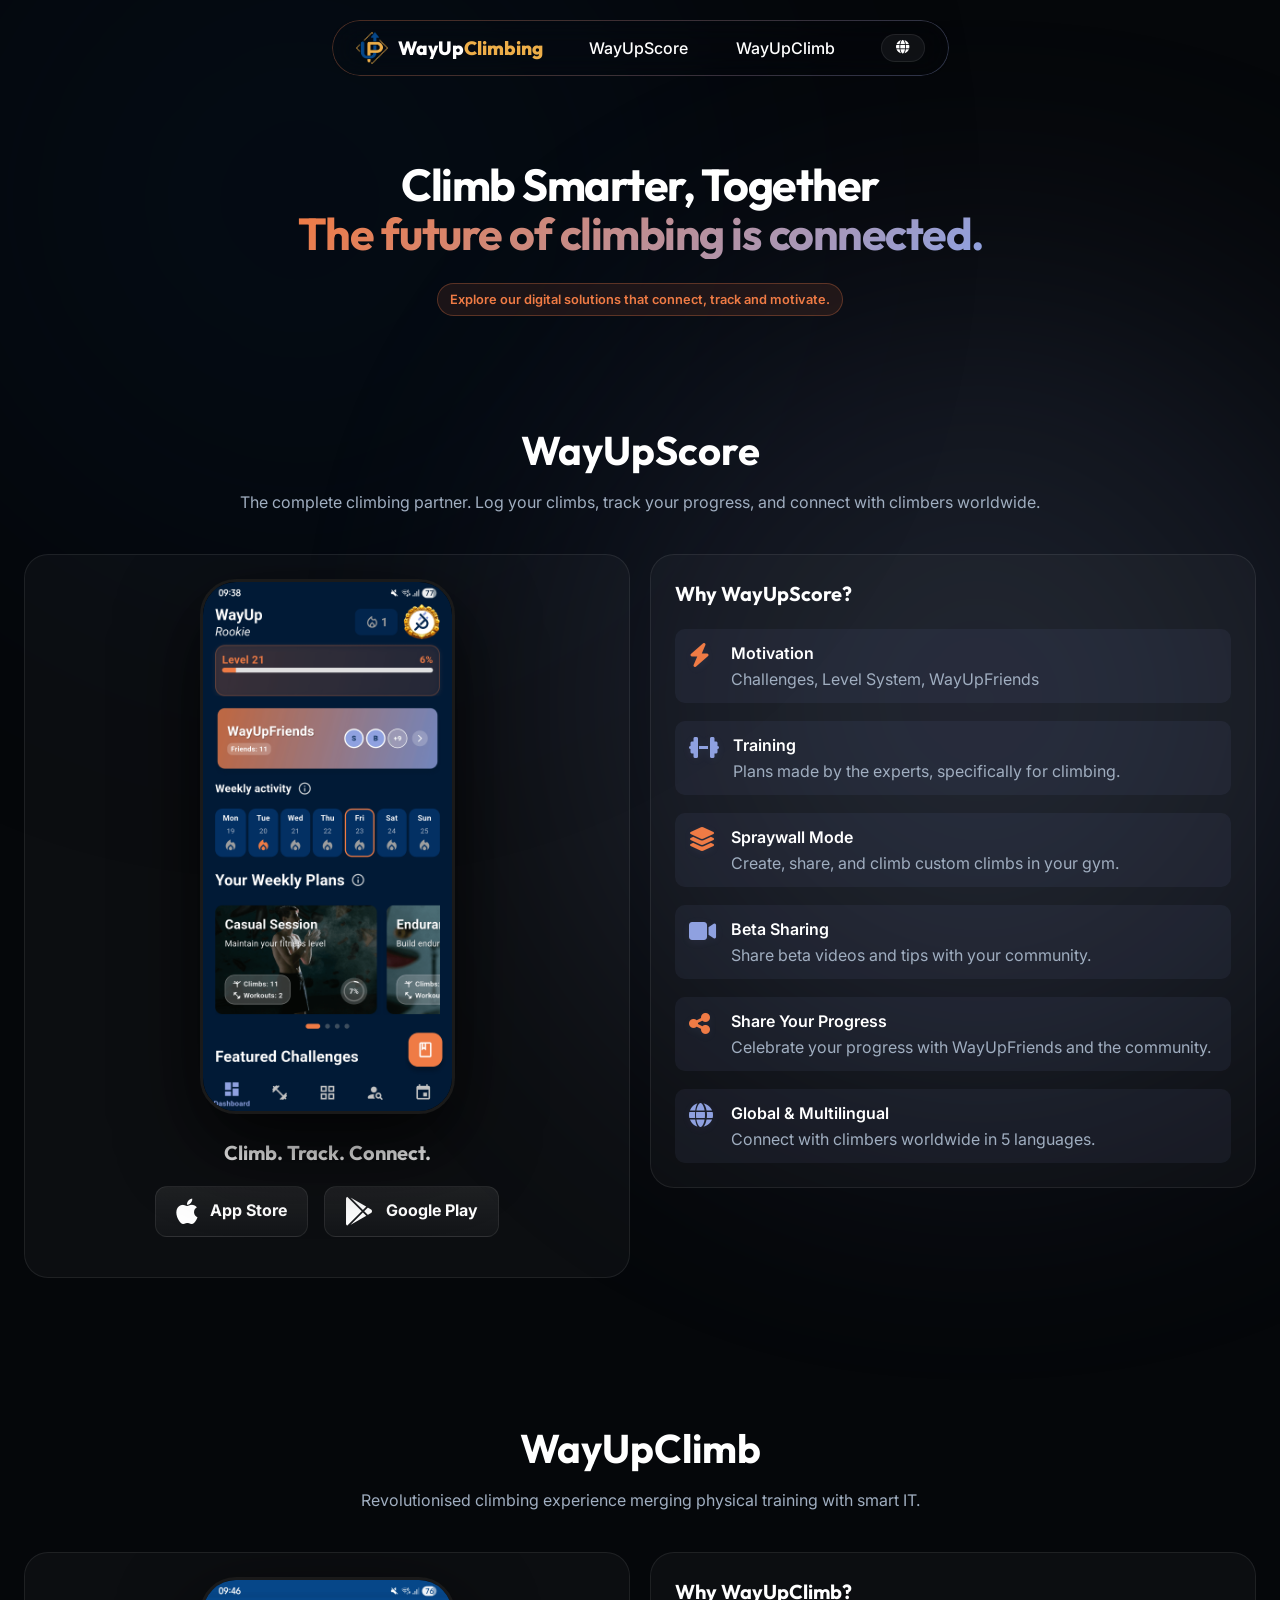
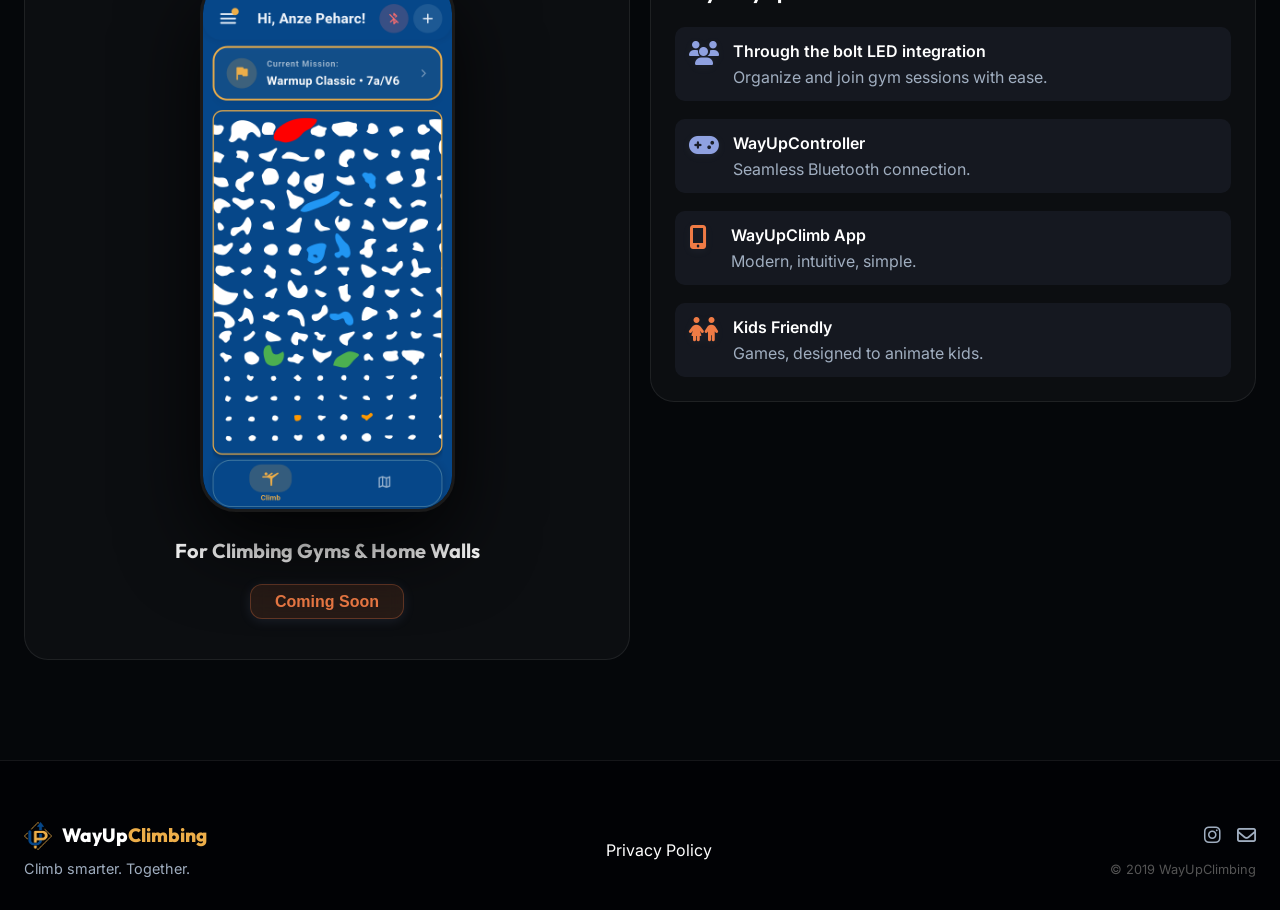
<file: index.html>
<!DOCTYPE html>
<html lang="en">
<head>
    <meta charset="UTF-8">
    <meta name="viewport" content="width=device-width, initial-scale=1.0">
    <title>WayUpClimbing</title>
    <link rel="stylesheet" href="index.css">
    <!-- Fonts -->
    <link rel="preconnect" href="https://fonts.googleapis.com">
    <link rel="preconnect" href="https://fonts.gstatic.com" crossorigin>
    <link href="https://fonts.googleapis.com/css2?family=Inter:wght@400;500;600&family=Outfit:wght@500;700;800&display=swap" rel="stylesheet">
    <!-- Icons -->
    <link rel="stylesheet" href="https://cdnjs.cloudflare.com/ajax/libs/font-awesome/6.4.0/css/all.min.css">
</head>
<body>
    <!-- Ambient Backgrounds -->
    <div class="bg-noise"></div>
    <div class="ambient-light light-1"></div>
    <div class="ambient-light light-2"></div>

    <!-- Navigation -->
    <nav class="navbar">
        <div class="nav-pill">
            <a href="index.html" class="logo" style="display:flex; align-items:center; gap:10px;">
                <img src="wayupclimbing_logo.png" alt="WayUp Logo" style="height:32px; width:auto; vertical-align:middle;">
                <span class="logo-text">WayUp<span class="text-amber">Climbing</span></span>
            </a>

            <!-- Desktop Links -->
            <div class="nav-links-desktop">
                <a href="wayupscore.html" class="nav-link" data-i18n="nav-score">WayUpScore</a>
                <a href="wayupclimb.html" class="nav-link" data-i18n="nav-climb">WayUpClimb</a>
            </div>

            <div class="nav-actions">
                <div class="lang-dropdown">
                    <button class="lang-btn" id="current-lang-btn">
                        <span class="visually-hidden">Select language</span>
                        <i class="fa-solid fa-globe"></i>
                    </button>
                    <div class="lang-menu" id="lang-menu">
                        <button onclick="setLanguage('en')">English</button>
                        <button onclick="setLanguage('fr')">Français</button>
                        <button onclick="setLanguage('es')">Español</button>
                        <button onclick="setLanguage('de')">Deutsch</button>
                        <button onclick="setLanguage('it')">Italiano</button>
                    </div>
                </div>

                <button class="menu-btn" id="menu-toggle" title="Open navigation menu"><i class="fa-solid fa-bars"></i></button>
            </div>
        </div>

        <!-- Mobile Menu Overlay -->
        <div class="mobile-menu" id="mobile-menu">
            <a href="wayupscore.html" class="mobile-nav-link" data-i18n="nav-score">WayUpScore</a>
            <a href="wayupclimb.html" class="mobile-nav-link" data-i18n="nav-climb">WayUpClimb</a>
        </div>
    </nav>

    <!-- Hero Section -->
    <section class="hero" style="padding-bottom: 40px;">
        <div class="container hero-layout" style="grid-template-columns: 1fr;">
            <div class="hero-text" style="text-align:center;">
                <h1 style="font-size:2.8rem;">
                    <span data-i18n="hero-title">Climb Smarter, Together</span><br>
                    <span class="text-gradient" data-i18n="hero-subtitle">The future of climbing is connected.</span>
                </h1>
                <div class="hero-badge">
                    <span data-i18n="hero-badge">Explore our digital solutions that connect, track and motivate.</span>
                </div>
            </div>
        </div>
    </section>

    <!-- WayUpScore Section -->
    <section id="wayupscore" class="features-section" style="padding-top:40px;">
        <div class="container">
            <div class="section-head center">
                <h2>WayUpScore</h2>
                <p data-i18n="score-description">The complete climbing partner. Log your climbs, track your progress, and connect with climbers worldwide.</p>
            </div>
            <div class="bento-grid">
                <div class="bento-card large" style="display:flex; flex-direction:column; align-items:center; justify-content:center;">
                    <div class="phone-frame main-phone" style="margin-bottom:24px;">
                        <img id="wayupscore-img" src="index_assets/main_en.png" alt="WayUpScore App">
                    </div>
                    <div style="text-align:center;">
                        <h3 style="margin-bottom:8px;" data-i18n="score-cta">Climb. Track. Connect.</h3>
                        <div class="store-buttons-row" style="justify-content:center; margin-top:18px;">
                            <a href="https://apps.apple.com/si/app/wayupscore/id6754154951" class="store-btn">
                                <i class="fa-brands fa-apple"></i>
                                <div class="btn-content">
                                    <span class="large">App Store</span>
                                </div>
                            </a>
                            <a href="https://play.google.com/store/apps/details?id=com.wayup.scs" class="store-btn">
                                <i class="fa-brands fa-google-play"></i>
                                <div class="btn-content">
                                    <span class="large">Google Play</span>
                                </div>
                            </a>
                        </div>
                    </div>
                </div>
                <div class="bento-card why-card" style="display:flex; flex-direction:column; justify-content:center;">
                    <h3 data-i18n="why-score-title">Why WayUpScore?</h3>
                    <div class="why-list">
                        <div class="why-point">
                            <i class="fa-solid fa-bolt text-orange"></i>
                            <div>
                                <strong data-i18n="score-f1-t">Motivation</strong>
                                <span data-i18n="score-f1-d">Challenges, Level System, WayUpFriends</span>
                            </div>
                        </div>
                        <div class="why-point">
                            <i class="fa-solid fa-dumbbell text-blue"></i>
                            <div>
                                <strong data-i18n="score-f2-t">Training</strong>
                                <span data-i18n="score-f2-d">Plans made by the experts, specifically for climbing.</span>
                            </div>
                        </div>
                        <div class="why-point">
                            <i class="fa-solid fa-layer-group text-orange"></i>
                            <div>
                                <strong data-i18n="score-f3-t">Spraywall Mode</strong>
                                <span data-i18n="score-f3-d">Create, share, and climb custom climbs in your gym.</span>
                            </div>
                        </div>
                        <div class="why-point">
                            <i class="fa-solid fa-video text-blue"></i>
                            <div>
                                <strong data-i18n="score-f4-t">Beta Sharing</strong>
                                <span data-i18n="score-f4-d">Share beta videos and tips with your community.</span>
                            </div>
                        </div>
                        <div class="why-point">
                            <i class="fa-solid fa-share-nodes text-orange"></i>
                            <div>
                                <strong data-i18n="score-f5-t">Share Your Progress</strong>
                                <span data-i18n="score-f5-d">Celebrate your progress with WayUpFriends and the community.</span>
                            </div>
                        </div>
                        <div class="why-point">
                            <i class="fa-solid fa-globe text-blue"></i>
                            <div>
                                <strong data-i18n="score-f6-t">Global & Multilingual</strong>
                                <span data-i18n="score-f6-d">Connect with climbers worldwide in 5 languages.</span>
                            </div>
                        </div>
                    </div>
                </div>
            </div>
        </div>
    </section>

    <!-- WayUpClimb Section -->
    <section id="wayupclimb" class="features-section" style="padding-top:40px;">
        <div class="container">
            <div class="section-head center">
                <h2>WayUpClimb</h2>
                <p data-i18n="climb-description">Revolutionised climbing experience merging physical training with smart IT.</p>
            </div>
            
            <div class="bento-grid">
                <div class="bento-card large" style="display:flex; flex-direction:column; align-items:center; justify-content:center;">
                    <div class="phone-frame main-phone" style="margin-bottom:24px;">
                        <img src="index_assets/wayupclimb_main_dark.png" alt="WayUpClimb App">
                    </div>
                    <div style="text-align:center;">
                        <h3 style="margin-bottom:8px;" data-i18n="climb-cta">For Climbing Gyms & Home Walls</h3>
                        <div class="store-buttons-row" style="justify-content:center; margin-top:18px;">
                            <button class="store-btn coming-soon-btn" disabled>
                                <div class="btn-content">
                                    <span class="large" data-i18n="coming-soon">Coming Soon</span>
                                </div>
                            </button>
                        </div>
                    </div>
                </div>
                
                <div class="bento-card why-card" style="display:flex; flex-direction:column; justify-content:center;">
                    <h3 data-i18n="why-climb-title">Why WayUpClimb?</h3>
                    <div class="why-list">
                        <div class="why-point">
                            <i class="fa-solid fa-users text-blue"></i>
                            <div>
                                <strong data-i18n="climb-f1-t">Through the bolt LED integration</strong>
                                <span data-i18n="climb-f1-d">Organize and join gym sessions with ease.</span>
                            </div>
                        </div>
                        <div class="why-point">
                            <i class="fa-solid fa-gamepad text-blue"></i>
                            <div>
                                <strong data-i18n="climb-f2-t">WayUpController</strong>
                                <span data-i18n="climb-f2-d">Seemless Bluetooth connection.</span>
                            </div>
                        </div>
                        <div class="why-point">
                            <i class="fa-solid fa-mobile-screen-button text-orange"></i>
                            <div>
                                <strong data-i18n="climb-f3-t">WayUpClimb App</strong>
                                <span data-i18n="climb-f3-d">Modern, intuitive, simple.</span>
                            </div>
                        </div>
                        <div class="why-point">
                            <i class="fa-solid fa-children text-orange"></i>
                            <div>
                                <strong data-i18n="climb-f4-t">Kids Friendly</strong>
                                <span data-i18n="climb-f4-d">Games, designed to animate kids.</span>
                            </div>
                        </div>
                    </div>
                </div>
            </div>
        </div>
    </section>

    <button id="scrollToTopBtn" title="Back to top">
        <i class="fa-solid fa-arrow-up"></i>
    </button>

    <!-- Footer -->
    <footer>
        <div class="container">
            <div class="footer-content">
                <div class="footer-left">
                    <div class="logo" style="display:flex; align-items:center; gap:10px;">
                        <img src="wayupclimbing_logo.png" alt="WayUp Logo" style="height:28px; width:auto; vertical-align:middle;">
                        <span>WayUp<span class="text-amber">Climbing</span></span>
                    </div>
                    <p style="color:var(--text-muted);" data-i18n="footer-tagline">Climb smarter. Together.</p>
                </div>
                <div class="footer-center">
                    <a href="privacy_policy.html" class="footer-link" data-i18n="privacy-policy">Privacy Policy</a>
                </div>
                <div class="footer-right">
                    <div class="socials">
                        <a href="https://www.instagram.com/wayup_climbing/" target="_blank" rel="noopener">
                            <i class="fa-brands fa-instagram"></i>
                        </a>
                        <a href="mailto:info@wayupclimbing.com">
                            <i class="fa-regular fa-envelope"></i>
                        </a>
                    </div>
                    <p class="copyright">&copy; 2019 WayUpClimbing</p>
                </div>
            </div>
        </div>
    </footer>

<script>
// --- Translations Data ---
const translations = {
    en: {
        "nav-score": "WayUpScore",
        "nav-climb": "WayUpClimb",
        "hero-title": "Climb Smarter, Together",
        "hero-subtitle": "The future of climbing is connected.",
        "hero-badge": "Explore our digital solutions that connect, track and motivate.",
        "score-description": "The complete climbing partner. Log your climbs, track your progress, and connect with climbers worldwide.",
        "score-cta": "Climb. Track. Connect.",
        "why-score-title": "Why WayUpScore?",
        "score-f1-t": "Motivation",
        "score-f1-d": "Challenges, Level System, WayUpFriends",
        "score-f2-t": "Training",
        "score-f2-d": "Plans made by the experts, specifically for climbing.",
        "score-f3-t": "Spraywall Mode",
        "score-f3-d": "Create, share, and climb custom climbs in your gym.",
        "score-f4-t": "Beta Sharing",
        "score-f4-d": "Share beta videos and tips with your community.",
        "score-f5-t": "Share Your Progress",
        "score-f5-d": "Celebrate your progress with WayUpFriends and the community.",
        "score-f6-t": "Global & Multilingual",
        "score-f6-d": "Connect with climbers worldwide in 5 languages.",
        "climb-description": "Revolutionised climbing experience merging physical training with smart IT.",
        "climb-cta": "For Climbing Gyms & Home Walls",
        "coming-soon": "Coming Soon",
        "why-climb-title": "Why WayUpClimb?",
        "climb-f1-t": "Through the bolt LED integration",
        "climb-f1-d": "Organize and join gym sessions with ease.",
        "climb-f2-t": "WayUpController",
        "climb-f2-d": "Seamless Bluetooth connection.",
        "climb-f3-t": "WayUpClimb App",
        "climb-f3-d": "Modern, intuitive, simple.",
        "climb-f4-t": "Kids Friendly",
        "climb-f4-d": "Games, designed to animate kids.",
        "footer-tagline": "Climb smarter. Together.",
        "privacy-policy": "Privacy Policy"
    },
    de: {
        "nav-score": "WayUpScore",
        "nav-climb": "WayUpClimb",
        "hero-title": "Klettere intelligenter, gemeinsam",
        "hero-subtitle": "Die Zukunft des Kletterns ist vernetzt.",
        "hero-badge": "Entdecke unsere digitalen Lösungen, die verbinden, tracken und motivieren.",
        "score-description": "Der komplette Kletterpartner. Logge deine Klettertouren, verfolge deine Fortschritte und verbinde dich mit Kletterern weltweit.",
        "score-cta": "Klettern. Tracken. Verbinden.",
        "why-score-title": "Warum WayUpScore?",
        "score-f1-t": "Motivation",
        "score-f1-d": "Herausforderungen, Level-System, WayUpFriends",
        "score-f2-t": "Training",
        "score-f2-d": "Von Experten erstellte Pläne, speziell für das Klettern.",
        "score-f3-t": "Spraywall-Modus",
        "score-f3-d": "Erstelle, teile und klettere eigene Routen in deiner Halle.",
        "score-f4-t": "Beta-Sharing",
        "score-f4-d": "Teile Beta-Videos und Tipps mit deiner Community.",
        "score-f5-t": "Fortschritt teilen",
        "score-f5-d": "Feiere deine Fortschritte mit WayUpFriends und der Community.",
        "score-f6-t": "Global & Mehrsprachig",
        "score-f6-d": "Verbinde dich mit Kletterern weltweit in 5 Sprachen.",
        "climb-description": "Revolutionäres Klettererlebnis durch die Verbindung von physischem Training mit smarter IT.",
        "climb-cta": "Für Kletterhallen & Heimwände",
        "coming-soon": "Demnächst",
        "why-climb-title": "Warum WayUpClimb?",
        "climb-f1-t": "LED-Integration durch den Bolt",
        "climb-f1-d": "Organisiere und nimm mit Leichtigkeit an Hallen-Sessions teil.",
        "climb-f2-t": "WayUpController",
        "climb-f2-d": "Nahtlose Bluetooth-Verbindung.",
        "climb-f3-t": "WayUpClimb App",
        "climb-f3-d": "Modern, intuitiv, einfach.",
        "climb-f4-t": "Kinderfreundlich",
        "climb-f4-d": "Spiele, die speziell für Kinder entwickelt wurden.",
        "footer-tagline": "Klettere intelligenter. Gemeinsam.",
        "privacy-policy": "Datenschutzerklärung"
    },
    fr: {
        "nav-score": "WayUpScore",
        "nav-climb": "WayUpClimb",
        "hero-title": "Grimpez plus intelligemment, ensemble",
        "hero-subtitle": "L'avenir de l'escalade est connecté.",
        "hero-badge": "Explorez nos solutions numériques qui connectent, suivent et motivent.",
        "score-description": "Le partenaire d'escalade complet. Enregistrez vos ascensions, suivez vos progrès et connectez-vous avec des grimpeurs du monde entier.",
        "score-cta": "Grimper. Suivre. Connecter.",
        "why-score-title": "Pourquoi WayUpScore ?",
        "score-f1-t": "Motivation",
        "score-f1-d": "Défis, système de niveaux, WayUpFriends",
        "score-f2-t": "Entraînement",
        "score-f2-d": "Des plans conçus par des experts, spécifiquement pour l'escalade.",
        "score-f3-t": "Mode Spraywall",
        "score-f3-d": "Créez, partagez et grimpez des voies personnalisées dans votre salle.",
        "score-f4-t": "Partage de Bêta",
        "score-f4-d": "Partagez des vidéos bêta et des conseils avec votre communauté.",
        "score-f5-t": "Partagez vos progrès",
        "score-f5-d": "Célébrez vos progrès avec WayUpFriends et la communauté.",
        "score-f6-t": "Global & Multilingue",
        "score-f6-d": "Connectez-vous avec des grimpeurs du monde entier en 5 langues.",
        "climb-description": "Une expérience d'escalade révolutionnée fusionnant l'entraînement physique et l'informatique intelligente.",
        "climb-cta": "Pour les salles d'escalade et murs à domicile",
        "coming-soon": "Bientôt disponible",
        "why-climb-title": "Pourquoi WayUpClimb ?",
        "climb-f1-t": "Intégration LED à travers le point",
        "climb-f1-d": "Organisez et rejoignez des sessions en salle en toute simplicité.",
        "climb-f2-t": "WayUpController",
        "climb-f2-d": "Connexion Bluetooth sans faille.",
        "climb-f3-t": "Application WayUpClimb",
        "climb-f3-d": "Moderne, intuitive, simple.",
        "climb-f4-t": "Adapté aux enfants",
        "climb-f4-d": "Des jeux conçus pour animer les enfants.",
        "footer-tagline": "Grimpez plus intelligemment. Ensemble.",
        "privacy-policy": "Politique de confidentialité"
    },
    es: {
        "nav-score": "WayUpScore",
        "nav-climb": "WayUpClimb",
        "hero-title": "Escala de forma más inteligente, juntos",
        "hero-subtitle": "El futuro de la escalada está conectado.",
        "hero-badge": "Explora nuestras soluciones digitales que conectan, rastrean y motivan.",
        "score-description": "El compañero de escalada completo. Registra tus escaladas, sigue tu progreso y conéctate con escaladores de todo el mundo.",
        "score-cta": "Escala. Rastrea. Conecta.",
        "why-score-title": "¿Por qué WayUpScore?",
        "score-f1-t": "Motivación",
        "score-f1-d": "Desafíos, sistema de niveles, WayUpFriends",
        "score-f2-t": "Entrenamiento",
        "score-f2-d": "Planes creados por expertos, específicamente para la escalada.",
        "score-f3-t": "Modo Spraywall",
        "score-f3-d": "Crea, comparte y escala rutas personalizadas en tu gimnasio.",
        "score-f4-t": "Compartir Beta",
        "score-f4-d": "Comparte videos beta y consejos con tu comunidad.",
        "score-f5-t": "Comparte tu progreso",
        "score-f5-d": "Celebra tu progreso con WayUpFriends y la comunidad.",
        "score-f6-t": "Global y Multilingüe",
        "score-f6-d": "Conéctate con escaladores de todo el mundo en 5 idiomas.",
        "climb-description": "Experiencia de escalada revolucionada que fusiona el entrenamiento físico con TI inteligente.",
        "climb-cta": "Para rocódromos y muros en casa",
        "coming-soon": "Próximamente",
        "why-climb-title": "¿Por qué WayUpClimb?",
        "climb-f1-t": "Integración LED a través del perno",
        "climb-f1-d": "Organiza y únete a sesiones de gimnasio con facilidad.",
        "climb-f2-t": "WayUpController",
        "climb-f2-d": "Conexión Bluetooth perfecta.",
        "climb-f3-t": "App WayUpClimb",
        "climb-f3-d": "Moderna, intuitiva, sencilla.",
        "climb-f4-t": "Ideal para niños",
        "climb-f4-d": "Juegos diseñados para animar a los niños.",
        "footer-tagline": "Escala más inteligente. Juntos.",
        "privacy-policy": "Política de privacidad"
    },
    it: {
        "nav-score": "WayUpScore",
        "nav-climb": "WayUpClimb",
        "hero-title": "Scala in modo più intelligente, insieme",
        "hero-subtitle": "Il futuro dell'arrampicata è connesso.",
        "hero-badge": "Esplora le nostre soluzioni digitali che connettono, tracciano e motivano.",
        "score-description": "Il compagno di arrampicata completo. Registra le tue scalate, segui i tuoi progressi e connettiti con i climber di tutto il mondo.",
        "score-cta": "Scala. Traccia. Connetti.",
        "why-score-title": "Perché WayUpScore?",
        "score-f1-t": "Motivazione",
        "score-f1-d": "Sfide, sistema di livelli, WayUpFriends",
        "score-f2-t": "Allenamento",
        "score-f2-d": "Piani realizzati da esperti, specificamente per l'arrampicata.",
        "score-f3-t": "Modalità Spraywall",
        "score-f3-d": "Crea, condividi e scala percorsi personalizzati nella tua palestra.",
        "score-f4-t": "Condivisione Beta",
        "score-f4-d": "Condividi video beta e suggerimenti con la tua community.",
        "score-f5-t": "Condividi i tuoi progressi",
        "score-f5-d": "Festeggia i tuoi progressi con WayUpFriends e la community.",
        "score-f6-t": "Globale e Multilingue",
        "score-f6-d": "Connettiti con climber di tutto il mondo in 5 lingue.",
        "climb-description": "Esperienza di arrampicata rivoluzionata che fonde l'allenamento fisico con l'IT intelligente.",
        "climb-cta": "Per palestre di arrampicata e pareti domestiche",
        "coming-soon": "Prossimamente",
        "why-climb-title": "Perché WayUpClimb?",
        "climb-f1-t": "Integrazione LED attraverso il fix",
        "climb-f1-d": "Organizza e partecipa alle sessioni in palestra con facilità.",
        "climb-f2-t": "WayUpController",
        "climb-f2-d": "Connessione Bluetooth senza interruzioni.",
        "climb-f3-t": "App WayUpClimb",
        "climb-f3-d": "Moderna, intuitiva, semplice.",
        "climb-f4-t": "Adatto ai bambini",
        "climb-f4-d": "Giochi progettati per animare i bambini.",
        "footer-tagline": "Scala in modo più intelligente. Insieme.",
        "privacy-policy": "Informativa sulla privacy"
    }
};

const screenshots = {
    en: { wayupscore: 'index_assets/main_en.png'},
    fr: { wayupscore: 'index_assets/main_fr.png'},
    es: { wayupscore: 'index_assets/main_es.png'},
    de: { wayupscore: 'index_assets/main_de.png'},
    it: { wayupscore: 'index_assets/main_it.png'}
};

// --- Language Logic ---
function updateScreenshots(lang) {
    const wayupscoreImg = document.getElementById('wayupscore-img');
    if (wayupscoreImg && screenshots[lang]) {
        wayupscoreImg.src = screenshots[lang].wayupscore;
    }
}

window.setLanguage = function(lang) {
    // 1. Update text based on data-i18n attributes
    const elements = document.querySelectorAll('[data-i18n]');
    elements.forEach(el => {
        const key = el.getAttribute('data-i18n');
        if (translations[lang] && translations[lang][key]) {
            el.textContent = translations[lang][key];
        }
    });

    // 2. Update screenshots
    updateScreenshots(lang);
    
    // 3. Close the dropdown menu
    const dropdown = document.querySelector('.lang-dropdown');
    if (dropdown) dropdown.classList.remove('active');

    // 4. Save preference
    localStorage.setItem('preferredLanguage', lang);
};

// --- Menu & Global Logic ---
document.addEventListener('DOMContentLoaded', function() {
    const menuToggle = document.getElementById('menu-toggle');
    const mobileMenu = document.getElementById('mobile-menu');
    const langBtn = document.getElementById('current-lang-btn');
    const langDropdown = document.querySelector('.lang-dropdown');
    const scrollBtn = document.getElementById('scrollToTopBtn');

    // Load saved language or default to 'en'
    const savedLang = localStorage.getItem('preferredLanguage') || 'en';
    setLanguage(savedLang);

    // Scroll to Top
    window.addEventListener('scroll', function() {
        scrollBtn.style.display = window.scrollY > 300 ? 'block' : 'none';
    });
    scrollBtn.addEventListener('click', () => window.scrollTo({ top: 0, behavior: 'smooth' }));

    // Mobile Menu Toggle
    menuToggle.addEventListener('click', function() {
        mobileMenu.classList.toggle('active');
        const icon = menuToggle.querySelector('i');
        icon.classList.toggle('fa-bars');
        icon.classList.toggle('fa-xmark');
    });

    // Lang Dropdown Toggle
    langBtn.addEventListener('click', (e) => {
        e.stopPropagation();
        langDropdown.classList.toggle('active');
    });

    // Close menus on outside click
    document.addEventListener('click', function(e) {
        if (!langDropdown.contains(e.target)) {
            langDropdown.classList.remove('active');
        }
        if (mobileMenu.classList.contains('active') && !mobileMenu.contains(e.target) && !menuToggle.contains(e.target)) {
            mobileMenu.classList.remove('active');
            const icon = menuToggle.querySelector('i');
            icon.classList.replace('fa-xmark', 'fa-bars');
        }
    });
});
</script>
</body>
</html>
</file>
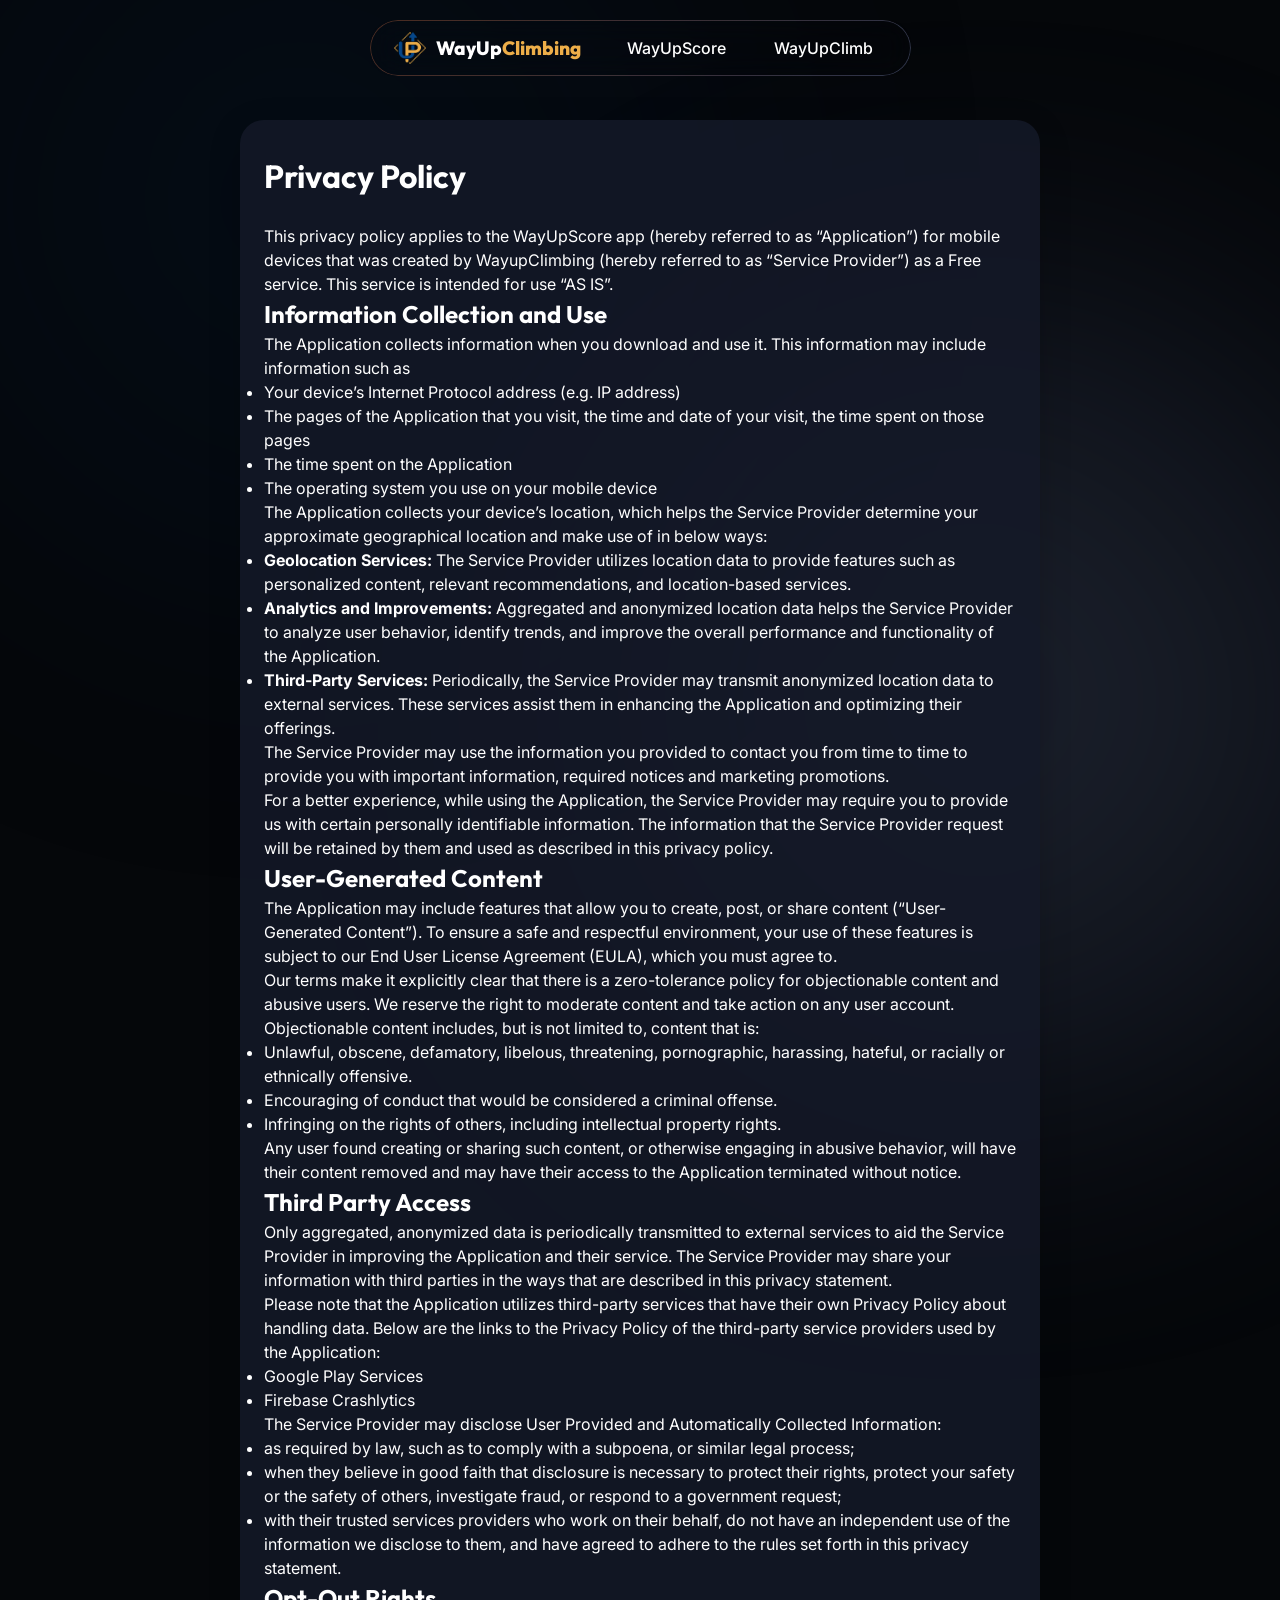
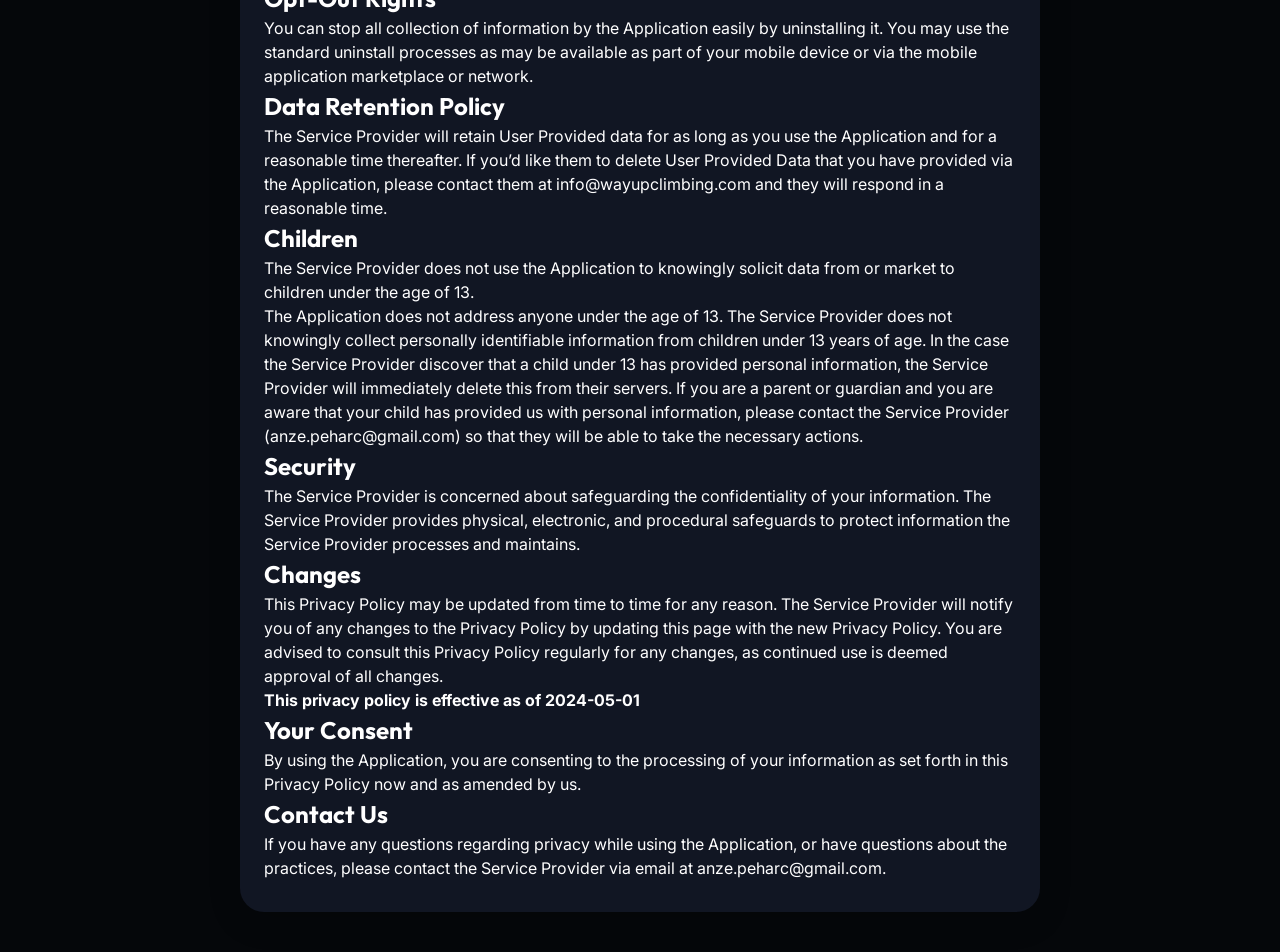
<file: privacy_policy.html>
<!DOCTYPE html>
<html lang="en">
<head>
    <meta charset="UTF-8">
    <meta name="viewport" content="width=device-width, initial-scale=1.0">
    <title>Privacy Policy | WayUpClimbing</title>
    <link rel="stylesheet" href="index.css">
    <!-- Fonts -->
    <link rel="preconnect" href="https://fonts.googleapis.com">
    <link rel="preconnect" href="https://fonts.gstatic.com" crossorigin>
    <link href="https://fonts.googleapis.com/css2?family=Inter:wght@400;500;600&family=Outfit:wght@500;700;800&display=swap" rel="stylesheet">
    <!-- Icons -->
    <link rel="stylesheet" href="https://cdnjs.cloudflare.com/ajax/libs/font-awesome/6.4.0/css/all.min.css">
</head>
<body>
    <!-- Ambient Backgrounds -->
    <div class="bg-noise"></div>
    <div class="ambient-light light-1"></div>
    <div class="ambient-light light-2"></div>

    <!-- Navigation (same as index.html) -->
    <nav class="navbar">
        <div class="nav-pill">
            <a href="index.html" class="logo" style="display:flex; align-items:center; gap:10px;">
                <img src="wayupclimbing_logo.png" alt="WayUp Logo" style="height:32px; width:auto; vertical-align:middle;">
                <span class="logo-text">WayUp<span class="text-amber">Climbing</span></span>
            </a>
            <div class="nav-links-desktop">
                <a href="wayupscore.html" class="nav-link">WayUpScore</a>
                <a href="wayupclimb.html" class="nav-link">WayUpClimb</a>
            </div>
        </div>
    </nav>

    <div class="container" style="max-width: 800px; margin: 120px auto 40px auto; background: rgba(20,25,40,0.85); border-radius: 24px; padding: 32px 24px; box-shadow: 0 8px 32px rgba(0,0,0,0.18);">
        <h1 style="margin-bottom: 24px;">Privacy Policy</h1>
        <p>This privacy policy applies to the WayUpScore app (hereby referred to as “Application”) for mobile devices that was created by WayupClimbing (hereby referred to as “Service Provider”) as a Free service. This service is intended for use “AS IS”.</p>
        <h2>Information Collection and Use</h2>
        <p>The Application collects information when you download and use it. This information may include information such as</p>
        <ul>
            <li>Your device’s Internet Protocol address (e.g. IP address)</li>
            <li>The pages of the Application that you visit, the time and date of your visit, the time spent on those pages</li>
            <li>The time spent on the Application</li>
            <li>The operating system you use on your mobile device</li>
        </ul>
        <p>The Application collects your device’s location, which helps the Service Provider determine your approximate geographical location and make use of in below ways:</p>
        <ul>
            <li><strong>Geolocation Services:</strong> The Service Provider utilizes location data to provide features such as personalized content, relevant recommendations, and location-based services.</li>
            <li><strong>Analytics and Improvements:</strong> Aggregated and anonymized location data helps the Service Provider to analyze user behavior, identify trends, and improve the overall performance and functionality of the Application.</li>
            <li><strong>Third-Party Services:</strong> Periodically, the Service Provider may transmit anonymized location data to external services. These services assist them in enhancing the Application and optimizing their offerings.</li>
        </ul>
        <p>The Service Provider may use the information you provided to contact you from time to time to provide you with important information, required notices and marketing promotions.</p>
        <p>For a better experience, while using the Application, the Service Provider may require you to provide us with certain personally identifiable information. The information that the Service Provider request will be retained by them and used as described in this privacy policy.</p>
        <h2>User-Generated Content</h2>
        <p>The Application may include features that allow you to create, post, or share content (“User-Generated Content”). To ensure a safe and respectful environment, your use of these features is subject to our End User License Agreement (EULA), which you must agree to.</p>
        <p>Our terms make it explicitly clear that there is a zero-tolerance policy for objectionable content and abusive users. We reserve the right to moderate content and take action on any user account. Objectionable content includes, but is not limited to, content that is:</p>
        <ul>
            <li>Unlawful, obscene, defamatory, libelous, threatening, pornographic, harassing, hateful, or racially or ethnically offensive.</li>
            <li>Encouraging of conduct that would be considered a criminal offense.</li>
            <li>Infringing on the rights of others, including intellectual property rights.</li>
        </ul>
        <p>Any user found creating or sharing such content, or otherwise engaging in abusive behavior, will have their content removed and may have their access to the Application terminated without notice.</p>
        <h2>Third Party Access</h2>
        <p>Only aggregated, anonymized data is periodically transmitted to external services to aid the Service Provider in improving the Application and their service. The Service Provider may share your information with third parties in the ways that are described in this privacy statement.</p>
        <p>Please note that the Application utilizes third-party services that have their own Privacy Policy about handling data. Below are the links to the Privacy Policy of the third-party service providers used by the Application:</p>
        <ul>
            <li>Google Play Services</li>
            <li>Firebase Crashlytics</li>
        </ul>
        <p>The Service Provider may disclose User Provided and Automatically Collected Information:</p>
        <ul>
            <li>as required by law, such as to comply with a subpoena, or similar legal process;</li>
            <li>when they believe in good faith that disclosure is necessary to protect their rights, protect your safety or the safety of others, investigate fraud, or respond to a government request;</li>
            <li>with their trusted services providers who work on their behalf, do not have an independent use of the information we disclose to them, and have agreed to adhere to the rules set forth in this privacy statement.</li>
        </ul>
        <h2>Opt-Out Rights</h2>
        <p>You can stop all collection of information by the Application easily by uninstalling it. You may use the standard uninstall processes as may be available as part of your mobile device or via the mobile application marketplace or network.</p>
        <h2>Data Retention Policy</h2>
        <p>The Service Provider will retain User Provided data for as long as you use the Application and for a reasonable time thereafter. If you’d like them to delete User Provided Data that you have provided via the Application, please contact them at <a href="mailto:info@wayupclimbing.com">info@wayupclimbing.com</a> and they will respond in a reasonable time.</p>
        <h2>Children</h2>
        <p>The Service Provider does not use the Application to knowingly solicit data from or market to children under the age of 13.</p>
        <p>The Application does not address anyone under the age of 13. The Service Provider does not knowingly collect personally identifiable information from children under 13 years of age. In the case the Service Provider discover that a child under 13 has provided personal information, the Service Provider will immediately delete this from their servers. If you are a parent or guardian and you are aware that your child has provided us with personal information, please contact the Service Provider (<a href="mailto:anze.peharc@gmail.com">anze.peharc@gmail.com</a>) so that they will be able to take the necessary actions.</p>
        <h2>Security</h2>
        <p>The Service Provider is concerned about safeguarding the confidentiality of your information. The Service Provider provides physical, electronic, and procedural safeguards to protect information the Service Provider processes and maintains.</p>
        <h2>Changes</h2>
        <p>This Privacy Policy may be updated from time to time for any reason. The Service Provider will notify you of any changes to the Privacy Policy by updating this page with the new Privacy Policy. You are advised to consult this Privacy Policy regularly for any changes, as continued use is deemed approval of all changes.</p>
        <p><strong>This privacy policy is effective as of 2024-05-01</strong></p>
        <h2>Your Consent</h2>
        <p>By using the Application, you are consenting to the processing of your information as set forth in this Privacy Policy now and as amended by us.</p>
        <h2>Contact Us</h2>
        <p>If you have any questions regarding privacy while using the Application, or have questions about the practices, please contact the Service Provider via email at <a href="mailto:anze.peharc@gmail.com">anze.peharc@gmail.com</a>.</p>
    </div>
</body>
</html>
</file>
<file: index.css>
/* --- 1. Base Variables & Reset --- */
:root {
    --brand-navy: #022550;
    --brand-orange: #EF7B45;
    --brand-blue: #8FA1E0;
    --brand-amber: #edae49;
    --brand-gradient: linear-gradient(135deg, #EF7B45 0%, #8FA1E0 100%);
    --brand-gradient-hover: linear-gradient(135deg, #ff8c56 0%, #aabbf5 100%);
    --bg-void: #05070a;
    --bg-surface: #0f121d;
    --bg-card: rgba(255, 255, 255, 0.03);
    --border-subtle: rgba(255, 255, 255, 0.08);
    --border-highlight: rgba(255, 255, 255, 0.15);
    --text-main: #ffffff;
    --text-muted: #a0aec0;
    --font-main: 'Inter', sans-serif;
    --font-head: 'Outfit', sans-serif;
}

* { margin: 0; padding: 0; box-sizing: border-box; }

body {
    background-color: var(--bg-void);
    color: var(--text-main);
    font-family: var(--font-main);
    overflow-x: hidden;
    line-height: 1.5;
}
.container {
    max-width: 1300px;
    margin: 0 auto;
    padding: 0 24px;
    position: relative;
    z-index: 1;
}
h1, h2, h3, h4 { font-family: var(--font-head); font-weight: 700; color: white; }
a { text-decoration: none; color: inherit; transition: 0.3s; }
img { display: block; max-width: 100%; }

.text-orange { color: var(--brand-orange); }
.text-blue { color: var(--brand-blue); }
.text-amber { color: var(--brand-amber); }
.center { text-align: center; }

.text-gradient {
    background: var(--brand-gradient);
    -webkit-background-clip: text;
    background-clip: text;
    -webkit-text-fill-color: transparent;
    display: inline-block;
}

/* --- Ambient Backgrounds --- */

.ambient-light {
    position: fixed; width: 800px; height: 800px; border-radius: 50%;
    filter: blur(140px); opacity: 0.15; z-index: -1; pointer-events: none;
}
.light-1 { top: -200px; left: -100px; background: var(--brand-navy); }
.light-2 { bottom: -200px; right: -100px; background: var(--brand-blue); }

/* --- Navbar --- */
.navbar {
    position: fixed; top: 20px; left: 0; width: 100%;
    display: flex; justify-content: center; z-index: 1000;
    padding: 0 20px;
}
.nav-pill {
    -webkit-backdrop-filter: blur(16px);
    backdrop-filter: blur(16px);
    border-radius: 24px;
    transition: transform 0.3s, border-color 0.3s, box-shadow 0.3s;
    padding: 10px 24px;
    display: flex; align-items: center; gap: 32px; flex-wrap: nowrap    ;
    position: relative;
    background-clip: padding-box;
    border: 0px solid transparent;
}
.nav-pill::before {
    content: "";
    position: absolute;
    inset: 0;
    border-radius: 100px;
    padding: 1px;
    background: linear-gradient(135deg, rgba(239, 123, 69, 0.3), rgba(143, 161, 224, 0.3));
    -webkit-mask: linear-gradient(#fff 0 0) content-box, linear-gradient(#fff 0 0);
    mask: linear-gradient(#fff 0 0) content-box, linear-gradient(#fff 0 0);
    -webkit-mask-composite: xor;
    mask-composite: exclude;
    pointer-events: none;
}
.logo { font-family: var(--font-head); font-weight: 800; font-size: 1.2rem; color: white; }
.logo-text { font-weight: 800; }
.nav-link {
    font-weight: 500;
    padding: 6px 14px;
    border-radius: 8px;
    transition: background 0.2s, color 0.2s;
}
.nav-link:hover, .nav-link.active {
    background: var(--brand-gradient, linear-gradient(135deg, #EF7B45 0%, #8FA1E0 100%));
    color: #fff;
}
.nav-links-desktop {
    display: flex;
    gap: 20px;
    align-items: center;
}
.nav-actions { display: flex; align-items: center; gap: 12px; }
.lang-dropdown { position: relative; }
.lang-btn {
    background: rgba(255,255,255,0.05); border: 1px solid var(--border-subtle);
    color: white; padding: 6px 14px; border-radius: 20px;
    cursor: pointer; display: flex; align-items: center; gap: 6px; font-size: 0.85rem;
    transition: 0.2s;
}
.lang-btn:hover { background: rgba(255,255,255,0.1); }
.lang-menu {
    display: none; position: absolute; top: 120%; right: 0;
    background: #111; border: 1px solid var(--border-subtle);
    border-radius: 12px; overflow: hidden; min-width: 120px;
}
.lang-dropdown.active .lang-menu {
    display: block;
}
.lang-menu button {
    display: block; width: 100%; text-align: left; background: none; border: none;
    color: var(--text-muted); padding: 10px 16px; cursor: pointer; font-size: 0.9rem;
}
.lang-menu button:hover { background: rgba(255,255,255,0.05); color: white; }
.menu-btn { display: none; background: none; border: none; color: white; font-size: 1.2rem; }


.mobile-menu {
    position: absolute;
    top: 100%; /* Positions it directly below the navbar */
    left: 20px;
    right: 20px;
    background: rgba(20, 25, 40, 0.95);
    -webkit-backdrop-filter: blur(20px);
    backdrop-filter: blur(20px);
    border: 1px solid var(--border-subtle);
    border-radius: 24px;
    padding: 16px;
    display: none;
    flex-direction: column;
    gap: 8px;
    margin-top: 12px;
    box-shadow: 0 20px 40px rgba(0,0,0,0.5);
    z-index: 1001;
}

.mobile-menu.active {
    display: flex;
    animation: slideIn 0.3s cubic-bezier(0.16, 1, 0.3, 1);
}

.mobile-nav-link {
    font-size: 1rem;
    font-weight: 500;
    color: var(--text-main);
    padding: 14px 20px;
    border-radius: 16px;
    text-align: left;
    background: rgba(255, 255, 255, 0.03);
    transition: all 0.2s ease;
    border: 1px solid transparent;
}

.mobile-nav-link:hover {
    background: var(--brand-gradient);
    color: white;
    transform: translateX(4px);
    border-color: rgba(255,255,255,0.1);
}


/* --- Hero Section --- */
.hero { padding: 160px 0 100px; }
.hero-layout { display: grid; grid-template-columns: 1fr 1fr; gap: 60px; align-items: center; }
.hero-badge {
    display: inline-flex; align-items: center; gap: 8px;
    background: rgba(239, 123, 69, 0.1); border: 1px solid rgba(239, 123, 69, 0.3);
    color: var(--brand-orange); padding: 6px 12px; border-radius: 20px;
    font-size: 0.8rem; font-weight: 600; margin-bottom: 24px;
}
.hero-text h1 { font-size: 4rem; line-height: 1.1; margin-bottom: 24px; letter-spacing: -1.5px; }
.hero-text p { font-size: 1.15rem; color: var(--text-muted); margin-bottom: 40px; max-width: 90%; }
.store-buttons-row { display: flex; gap: 16px; margin-bottom: 40px; }
.store-btn {
    display: flex; align-items: center; gap: 12px;
    background: linear-gradient(180deg, rgba(255,255,255,0.08), rgba(255,255,255,0.03));
    border: 1px solid var(--border-subtle); border-radius: 12px;
    padding: 10px 20px; color: white; transition: 0.3s;
}
.store-btn:hover { border-color: var(--brand-orange); transform: translateY(-2px); box-shadow: 0 8px 20px rgba(0,0,0,0.4); }
.store-btn i { font-size: 1.8rem; }
.btn-content { display: flex; flex-direction: column; line-height: 1.1; }
.small { font-size: 0.7rem; color: var(--text-muted); text-transform: uppercase; }
.large { font-weight: 700; font-size: 1rem; }
.phone-frame {
    border-radius: 36px;
    border: 3px solid #1a1a1a;
    box-shadow: 0 30px 80px rgba(0,0,0,0.8);
    overflow: hidden;
    background: #000;
    position: relative;
    z-index: 2;
    height: 535px;
    width: 255px; 
    flex-shrink: 0;
}

/* --- Features Section & Grid --- */
.features-section { padding: 100px 0; }
.section-head { margin-bottom: 40px; }
.section-head h2 { font-size: 2.5rem; margin-bottom: 10px; }
.section-head p { color: var(--text-muted); }
.bento-grid {
    display: grid; grid-template-columns: repeat(2, 1fr);
    grid-template-rows: auto auto; gap: 20px;
}
.bento-card {
    background: var(--bg-card); border: 1px solid var(--border-subtle);
    border-radius: 24px; padding: 24px; position: relative; overflow: hidden;
}
.bento-card.large { grid-row: span 2; padding-bottom: 0; }
.bento-card.wide { grid-column: span 2; }
.bento-card h3 { font-size: 1.25rem; margin-bottom: 8px; }
.bento-card p { font-size: 0.9rem; color: var(--text-muted); line-height: 1.4; }
.coming-soon-btn {
    background: rgba(239, 123, 69, 0.12); /* Glassy orange */
    border: 1px solid rgba(239, 123, 69, 0.3);
    color: var(--brand-orange);
    font-weight: 600;
    border-radius: 12px;
    padding: 8px 24px;
    font-size: 1.1rem;
    box-shadow: 0 2px 12px rgba(143,161,224,0.12);
    display: flex;
    align-items: center;
    gap: 10px;
    cursor: not-allowed;
    opacity: 1;
    transition: background 0.2s, box-shadow 0.2s;
    -webkit-backdrop-filter: blur(8px);
    backdrop-filter: blur(8px);
}
.coming-soon-btn i {
    font-size: 1.3rem;
    color: var(--brand-orange);
}
.coming-soon-btn:disabled {
    opacity: 1;
}
/* --- Why Section --- */
.why-list {
    display: flex;
    flex-direction: column;
    gap: 18px;
    margin-top: 12px;
}
.why-point {
    display: flex;
    align-items: flex-start;
    gap: 14px;
    background: rgba(143,161,224,0.07);
    border-radius: 10px;
    padding: 12px 14px;
}
.why-point i {
    font-size: 1.5em;
    margin-top: 2px;
    min-width: 28px;
    text-shadow: 0 2px 8px rgba(143,161,224,0.08);
}
.why-point strong {
    display: block;
    font-weight: 600;
    margin-bottom: 2px;
}
.why-point span {
    color: var(--text-muted, #64748b);
    font-size: 1em;
}

/* Visually hidden utility for accessibility */
.visually-hidden {
    position: absolute !important;
    height: 1px; width: 1px;
    overflow: hidden;
    clip: rect(1px, 1px, 1px, 1px);
    white-space: nowrap;
}
/* Refined Why Section Styles */
.why-list {
    display: flex;
    flex-direction: column;
    gap: 18px;
    margin-top: 12px;
}
.why-point {
    display: flex;
    align-items: flex-start;
    gap: 14px;
    background: rgba(143,161,224,0.07);
    border-radius: 10px;
    padding: 12px 14px;
}
.why-point i {
    font-size: 1.5em;
    margin-top: 2px;
    min-width: 28px;
    text-shadow: 0 2px 8px rgba(143,161,224,0.08);
}
.why-point strong {
    display: block;
    font-weight: 600;
    margin-bottom: 2px;
}
.why-point span {
    color: var(--text-muted, #64748b);
    font-size: 1em;
}
.nav-link {
    font-weight: 500;
    padding: 6px 14px;
    border-radius: 8px;
    transition: background 0.2s, color 0.2s;
}
.nav-link:hover, .nav-link.active {
    background: var(--brand-gradient, linear-gradient(135deg, #EF7B45 0%, #8FA1E0 100%));
    color: #fff;
}
/* --- Desktop Nav Links --- */
.nav-links-desktop {
    display: flex;
    gap: 20px;
    align-items: center;
}
/* --- Scroll to Top Button --- */
#scrollToTopBtn {
    position: fixed;
    right: 24px;
    bottom: 32px;
    z-index: 1200;
    background: var(--brand-navy);
    color: #fff;
    border: none;
    border-radius: 50%;
    width: 48px;
    height: 48px;
    box-shadow: 0 4px 24px rgba(0,0,0,0.18);
    cursor: pointer;
    display: none;
    align-items: center;
    justify-content: center;
    font-size: 1.5rem;
    transition: background 0.2s, box-shadow 0.2s, transform 0.2s;
}
#scrollToTopBtn:hover {
    background: var(--brand-gradient-hover);
    transform: translateY(-4px) scale(1.08);
    box-shadow: 0 8px 32px rgba(0,0,0,0.28);
}

/* --- Footer --- */
footer { border-top: 1px solid var(--border-subtle); padding: 60px 0 30px; background: #010205; }
.footer-content { display: flex; justify-content: space-between; align-items: center; }
.footer-left p { font-size: 0.9rem; color: var(--text-muted); margin-top: 8px; }
.store-buttons-row.small { margin: 0; }
.store-btn.small { padding: 6px 16px; font-size: 0.8rem; }
.socials { display: flex; gap: 16px; margin-bottom: 10px; justify-content: flex-end; }
.socials a { color: var(--text-muted); font-size: 1.2rem; }
.copyright { font-size: 0.8rem; color: #555; }

/* --- Responsive Media Queries --- */
@media (max-width: 900px) {
    .nav-links-desktop { display: none; }
    .menu-btn {
        display: flex;
        align-items: center;
        justify-content: center;
        width: 40px;
        height: 40px;
        background: rgba(255,255,255,0.05);
        border-radius: 50%;
        cursor: pointer;
    }
    .nav-pill {
        gap: 15px;
        width: 100%;
        justify-content: space-between;
    }
    .hero-layout { grid-template-columns: 1fr; text-align: center; }
    .bento-grid { grid-template-columns: 1fr; grid-template-rows: auto; }
    .bento-card.large, .bento-card.wide { grid-column: span 1; grid-row: span 1; }
    .footer-content { flex-direction: column; gap: 30px; text-align: center; }
        .phone-frame {
        height: 450px;
        width: 215px; /* Slightly smaller phone frame on tablets */
    }
}
@media (max-width: 600px) {
    .nav-pill { gap: 8px; padding: 6px 20px; }
    .logo { font-size: 0.95rem; }
    .nav-link { font-size: 1rem; padding: 12px 10px; }
    .hero-text h1 { font-size: 2rem !important; }
    .features-section { padding: 40px 0; }
    .section-head h2 { font-size: 1.8rem; }
    .bento-card { padding: 16px; border-radius: 16px; }
    .phone-frame.main-phone { height: 395px; width: 190px; }
}
</file>
